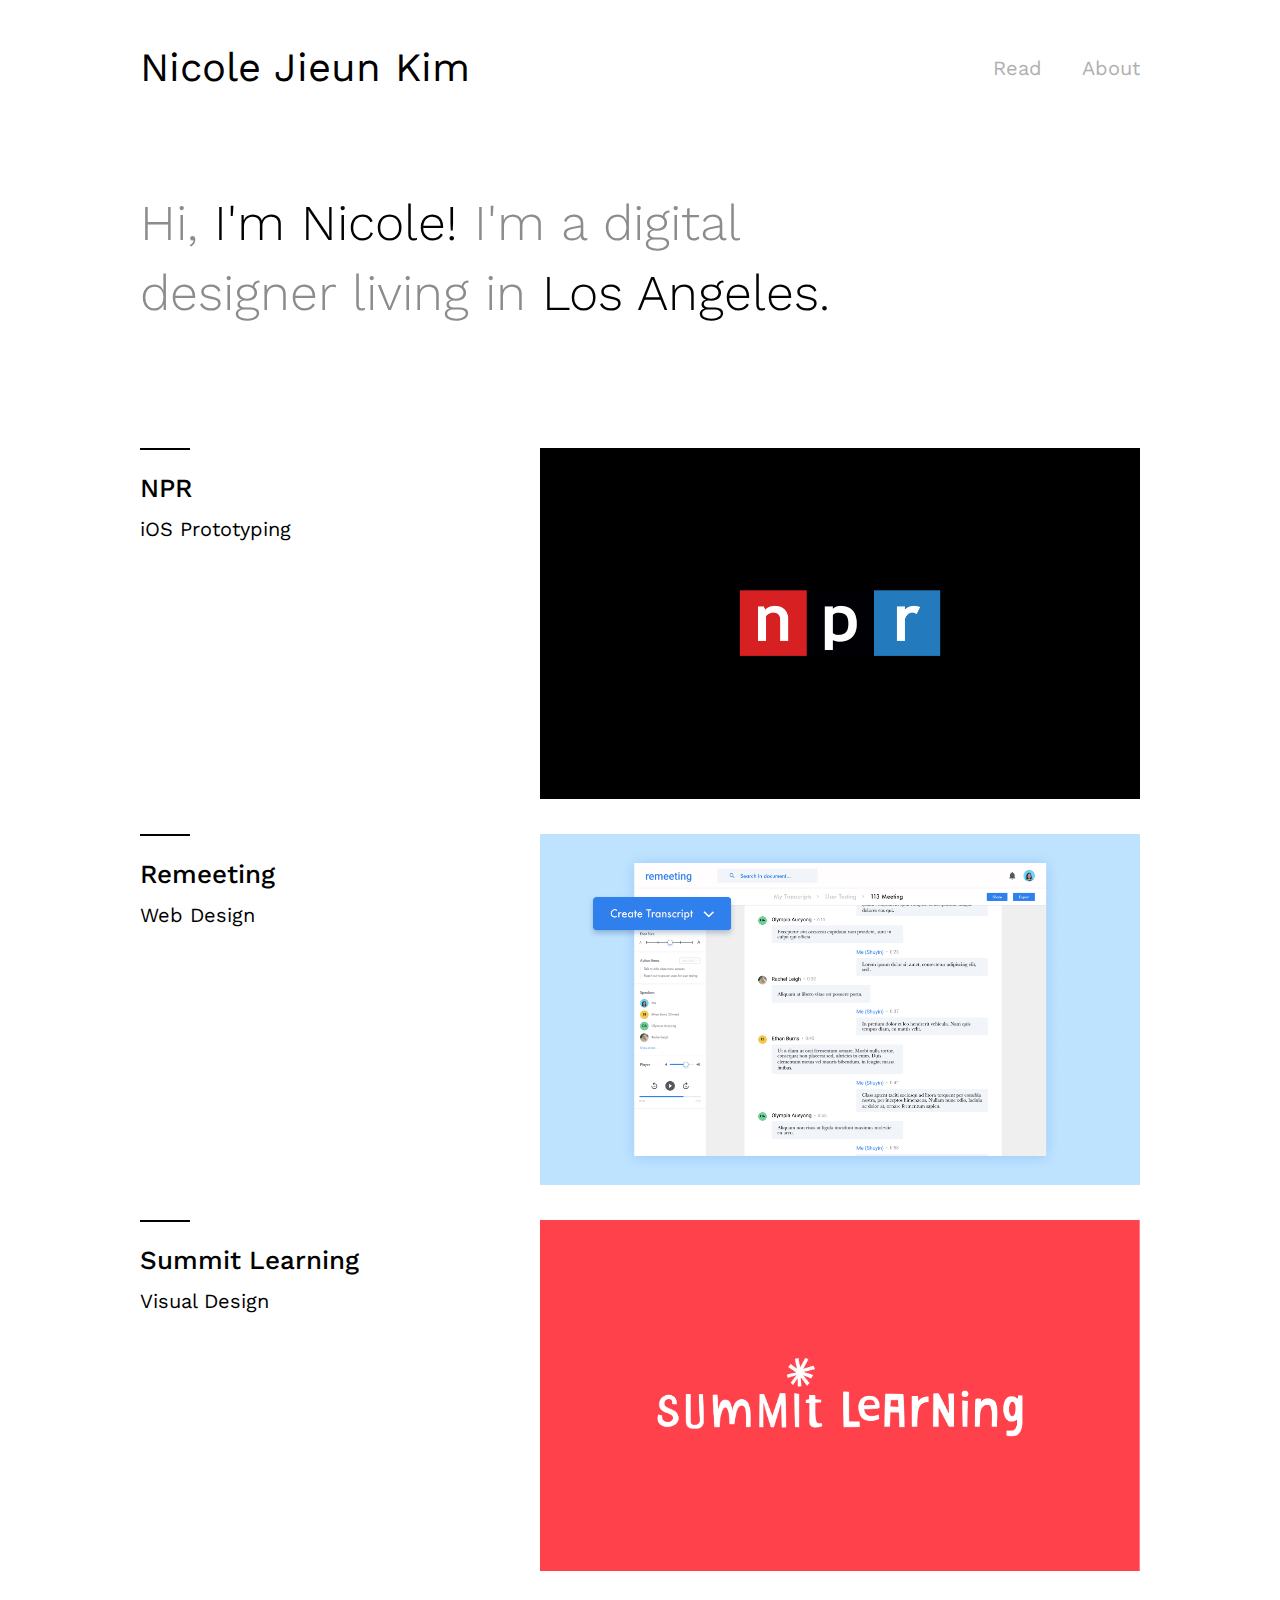
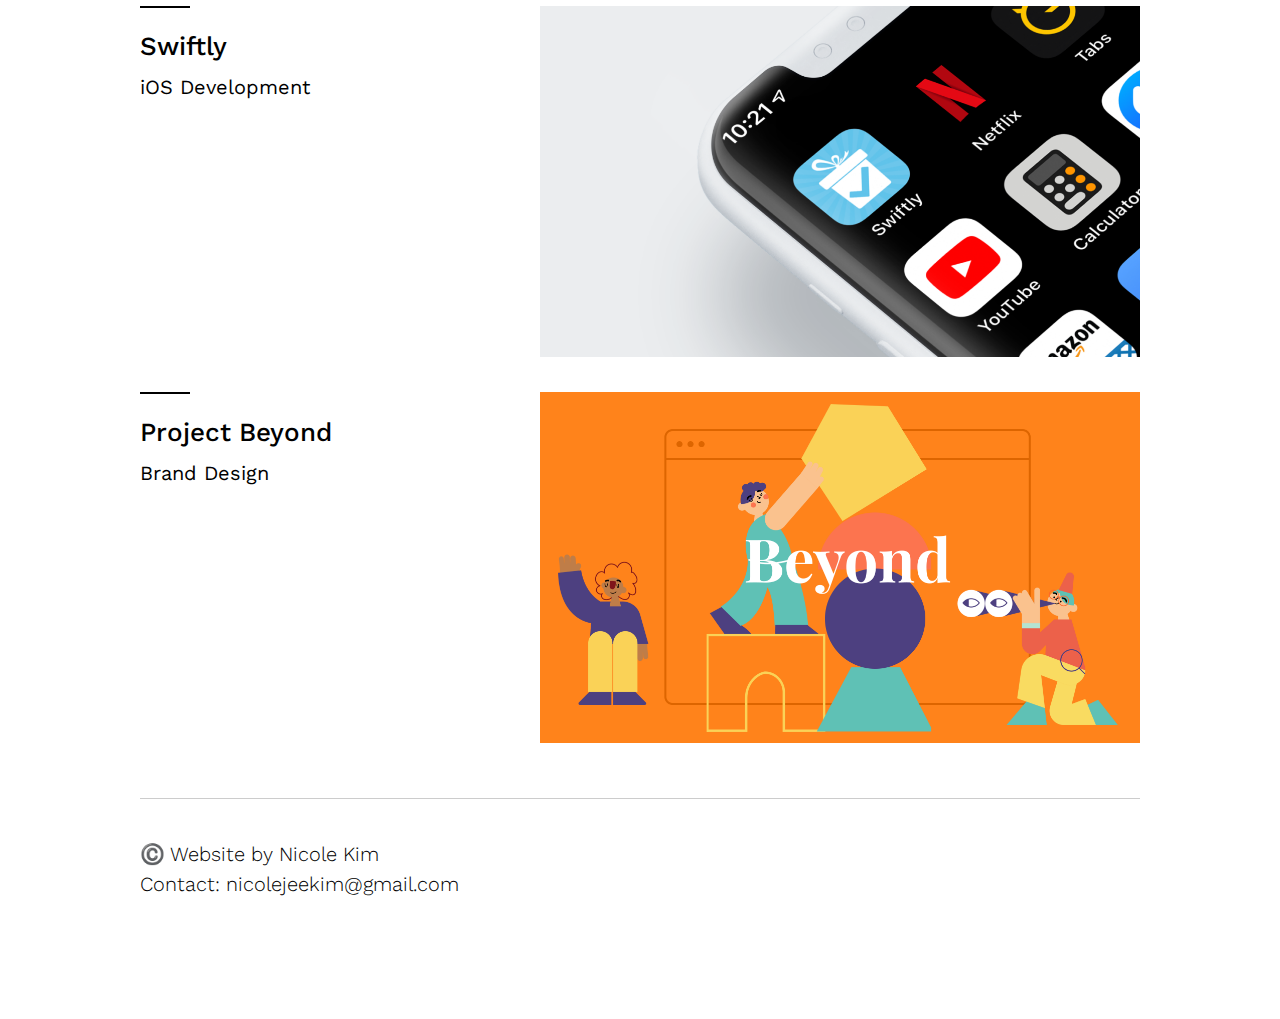
<file: index.html>
<!DOCTYPE html>
<html>
<head>
	<title>
		Nicole Kim
	</title>
	<link rel="stylesheet" type="text/css" href="style.css">
	<link rel="icon" href="img/fav.png">

	<!-- Font Links -->
	<link rel="preconnect" href="https://fonts.gstatic.com">
	<link href="https://fonts.googleapis.com/css2?family=Work+Sans:wght@300;400;500&display=swap" rel="stylesheet">
	<script src="https://ajax.googleapis.com/ajax/libs/jquery/3.5.1/jquery.min.js"></script>
</head>

<body>
<div id="column_container">
	<ul>
	  <li><a id="name_header" class="active" href="index.html">Nicole Jieun Kim</a></li>
  	  <li style="float:right; padding-left: 40px"><a href="about.html">About</a></li>
	  <li style="float:right"><a href="reading.html">Read</a></li>
	</ul>
</div>

<div id="large_bio">
	Hi, <span class="highlight_text">I'm Nicole!</span> I'm a digital designer living in <span class="highlight_text">Los Angeles.</span>
</div>

<div id="column_container2">
	<div class="column left_proj">
		<div class="short_separator"></div>
		<div class="sub_header">NPR</div>
		<div class="sub_portfolio">iOS Prototyping</div>
		<div class="year"></div>
	 </div>
	 <div class="column right_proj">
	 	<div>
	 		<a href="npr.html"> <img id="portfolio" src="img/npr/nprheader.png" alt="NPR Header"> </a>
	 	</div>
	 </div>
</div>
<br>

<div id="column_container2">
	<div class="column left_proj">
		<div class="short_separator"></div>
		<div class="sub_header">Remeeting</div>
		<div class="sub_portfolio">Web Design</div>
		<div class="year"></div>
	 </div>
	 <div class="column right_proj">
	 	<div>
	 		<a href="remeeting.html"><img id="portfolio" src="img/remeeting/remeetingheader.png" alt="Remeeting Header"></a>
	 	</div>
	 </div>
</div>
<br>

<div id="column_container2">
	<div class="column left_proj">
		<div class="short_separator"></div>
		<div class="sub_header">Summit Learning</div>
		<div class="sub_portfolio">Visual Design</div>
		<div class="year"></div>
	 </div>
	 <div class="column right_proj">
	 	<div>
	 		<a href="summit.html"> <img id="portfolio" src="img/summit/summitheader.png" alt="Summit Learning Header"> </a>
	 	</div>
	 </div>
</div>
<br>


<div id="column_container2">
	<div class="column left_proj">
		<div class="short_separator"></div>
		<div class="sub_header">Swiftly</div>
		<div class="sub_portfolio">iOS Development</div>
		<div class="year"></div>
	 </div>
	 <div class="column right_proj">
	 	<div>
	 		<a href="swiftly.html"><img id="portfolio" src="img/swiftly/swiftlyheader.png" alt="Swiftly Header"></a>
	 	</div>
	 </div>
</div>
<br>

<div id="column_container2">
	<div class="column left_proj">
		<div class="short_separator"></div>
		<div class="sub_header">Project Beyond</div>
		<div class="sub_portfolio">Brand Design</div>
		<div class="year"></div>
	 </div>
	 <div class="column right_proj">
	 	<div>
	 		<a href="beyond.html"> <img id="portfolio" class="project_header" src="img/beyond/beyondheader.png" alt="Beyond Header"> </a>
	 	</div>
	 </div>
</div>
<br>

<div id="column_container">
	<div class="line3"></div>
	<div id="footer">
		©️ Website by Nicole Kim<br>
		Contact: nicolejeekim@gmail.com
	</div>
</div>

</body>
</html>
</file>
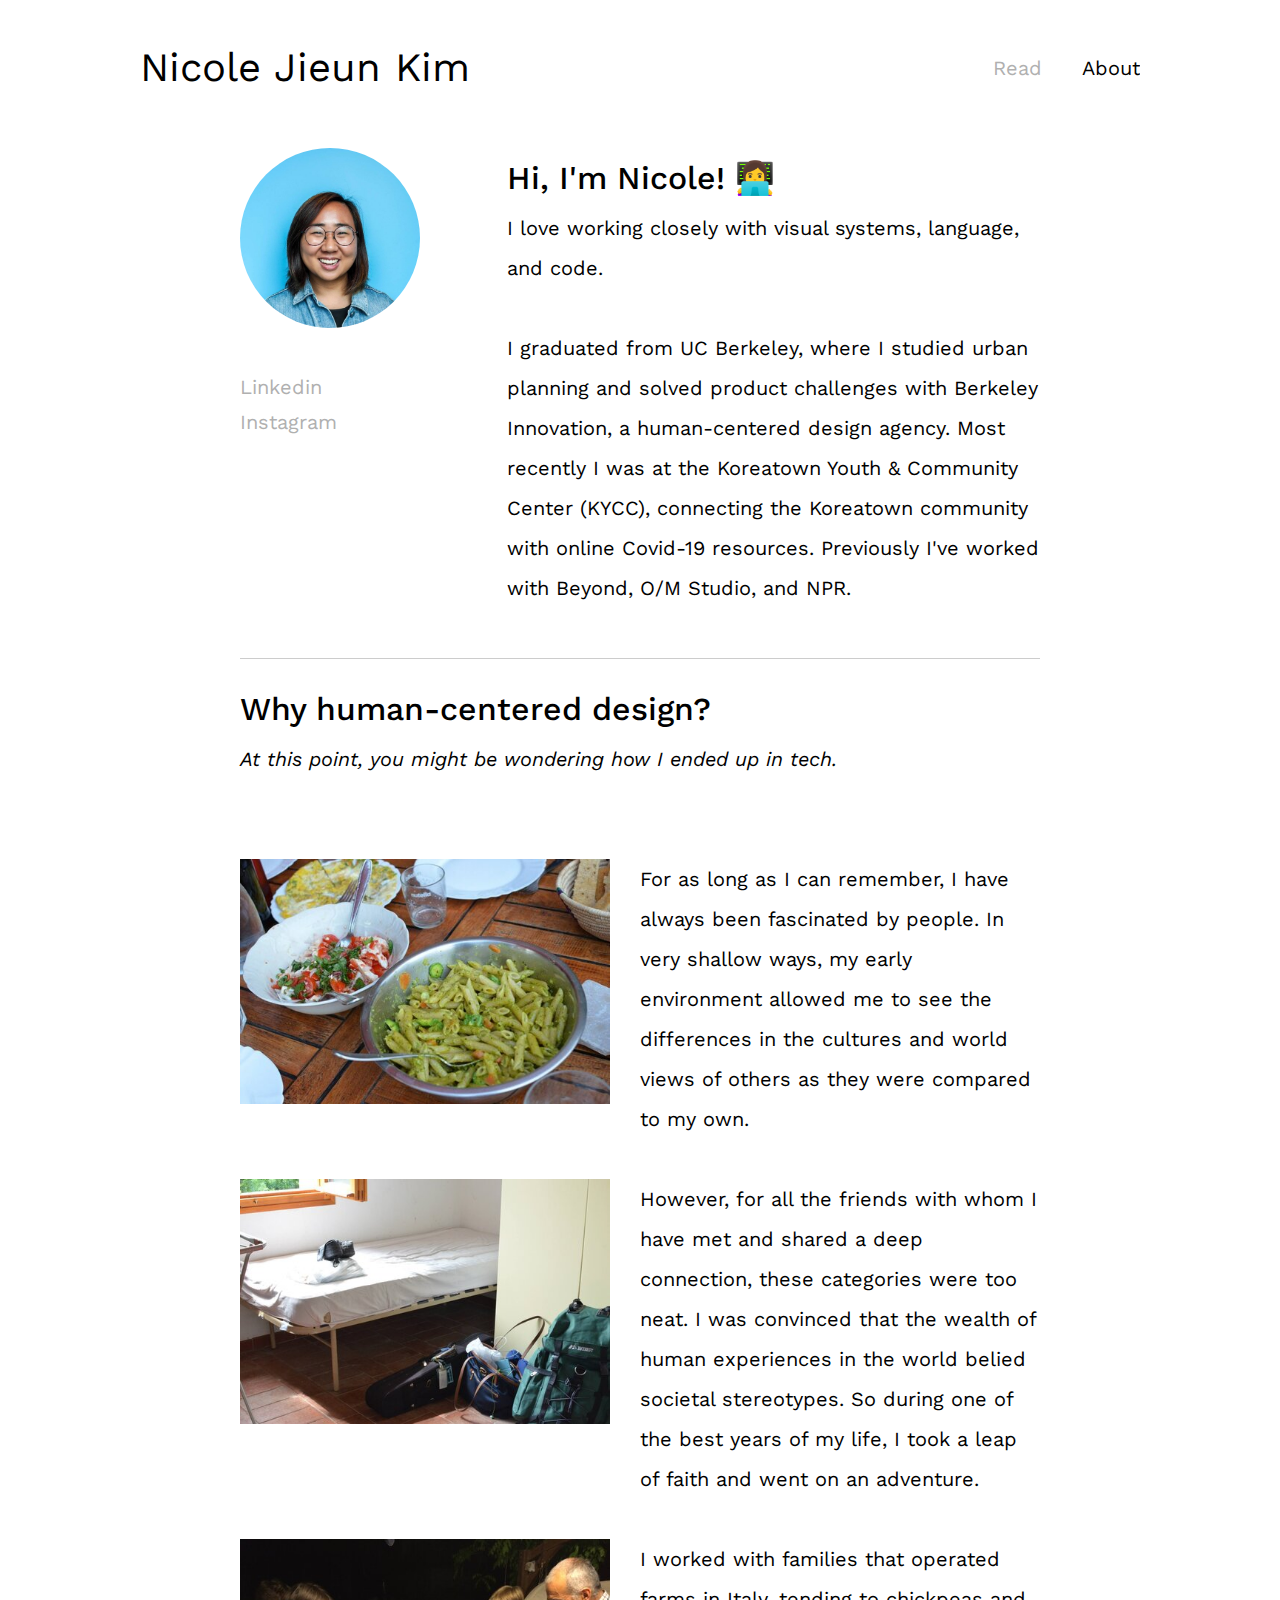
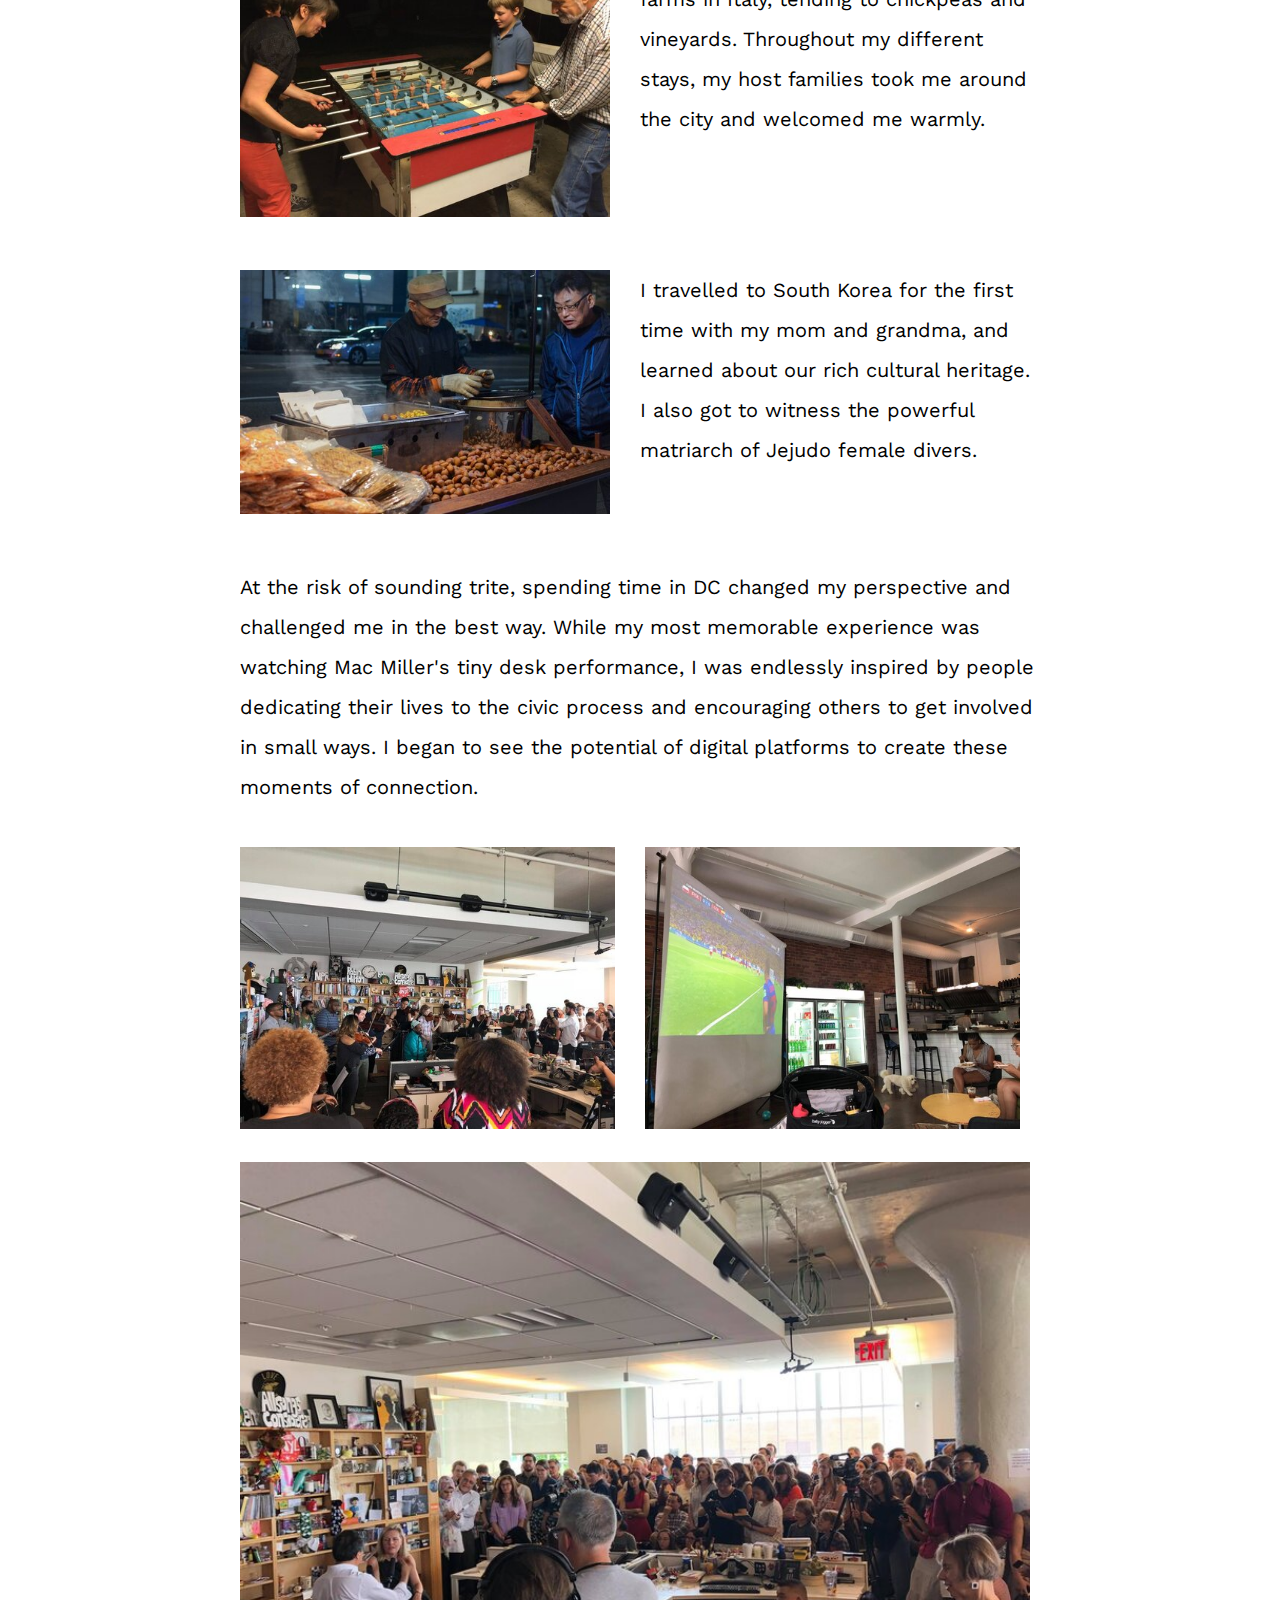
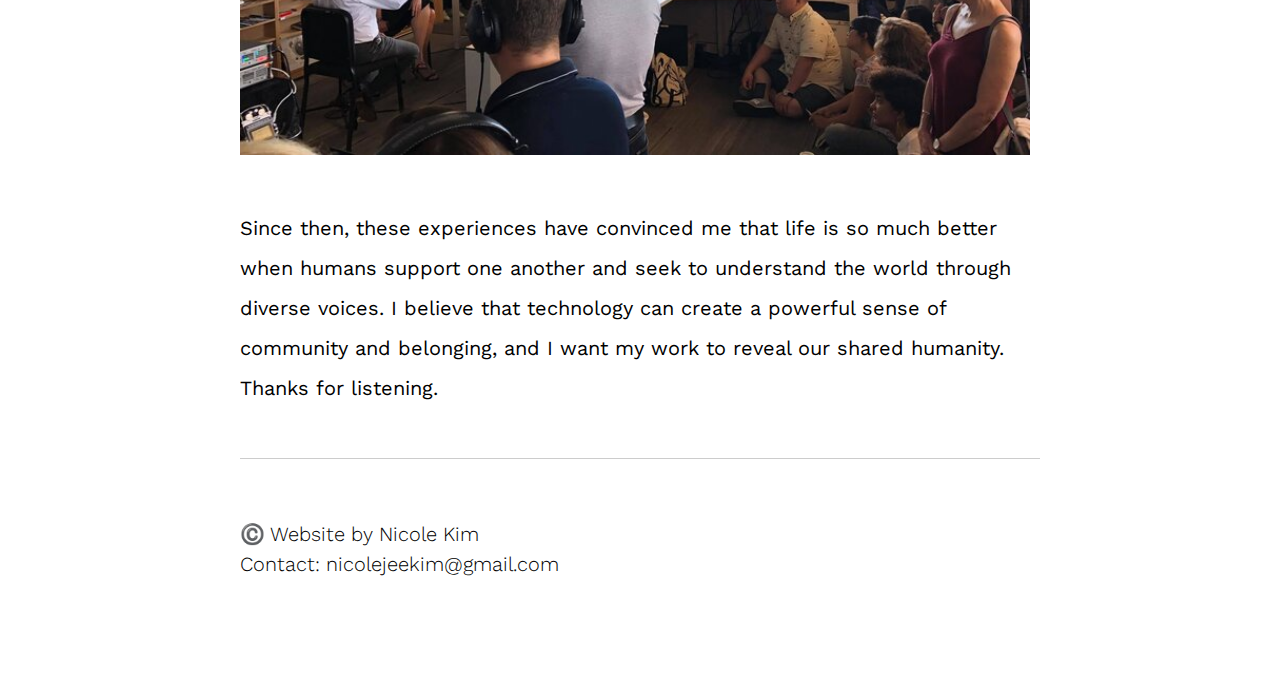
<file: about.html>
<!DOCTYPE html>
<html>
<head>
	<title>
		About
	</title>
	<link rel="stylesheet" type="text/css" href="style.css">
	<link rel="icon" href="img/fav.png">

	<!-- Font Links -->
	<link rel="preconnect" href="https://fonts.gstatic.com">
	<link href="https://fonts.googleapis.com/css2?family=Work+Sans:ital,wght@0,200;0,300;0,400;0,500;1,300;1,400&display=swap" rel="stylesheet">
	<script src="https://ajax.googleapis.com/ajax/libs/jquery/3.5.1/jquery.min.js"></script>
	<meta charset="UTF-8">
</head>

<body>

<div id="column_container">
	<ul>
	  <li><a id="name_header" href="index.html">Nicole Jieun Kim</a></li>
  	  <li style="float:right; padding-left: 40px"><a class="active" href="about.html">About</a></li>
	  <li style="float:right"><a href="reading.html">Read</a></li>
	</ul>
</div>

<div id="aboutColumn_container">
	<div class="aboutColumn left">
		<div>
			<img id="profile_pic" src="img/self.jpg" alt="Nicole Kim">
		</div>
		<div class = "navigation_wrapper"> 
			<div>
				<div class = "navigation"><a href="https://www.linkedin.com/in/nicolejeekim/">Linkedin</a></div>
				<div class = "navigation"><a href="https://www.instagram.com/nicolejeekim/">Instagram</a></div>
			</div>
		</div>
	</div>
	<div class="aboutColumn right">
		<div id="about_header">Hi, I'm Nicole! 👩‍💻</div>
		<div id="about_description">
			I love working closely with visual systems, language, and code.
		<br><br>
			I graduated from UC Berkeley, where I studied urban planning and solved product challenges with Berkeley Innovation, a human-centered design agency. Most recently I was at the Koreatown Youth & Community Center (KYCC), connecting the Koreatown community with online Covid-19 resources. Previously I've worked with Beyond, O/M Studio, and NPR.
		</div>
	</div>
</div>

<div id="aboutColumn_container2">
	<div class="line2"></div>
	<div id="about_header">Why human-centered design?</div>
	<div id="about_description" class="italic">At this point, you might be wondering how I ended up in tech.</div>
</div>

<div class="aboutColumn_container" style="margin-bottom: 40px">
</div>

<div id="aboutColumn_container2">
	<div class="aboutColumn"> <img class="small_img" src="img/about/italy1.jpg"></div>
	<div class="small_text aboutColumn" id="about_description">For as long as I can remember, I have always been fascinated by people. In very shallow ways, my early environment allowed me to see the differences in the cultures and world views of others as they were compared to my own.</div>
</div>

<div id="aboutColumn_container2">
	<div class="aboutColumn"> <img class="small_img" src="img/about/italy2.jpg"></div>
	<div class="small_text aboutColumn" id="about_description">However, for all the friends with whom I have met and shared a deep connection, these categories were too neat. I was convinced that the wealth of human experiences in the world belied societal stereotypes. So during one of the best years of my life, I took a leap of faith and went on an adventure.</div>
</div>

<div id="aboutColumn_container2">
	<div class="aboutColumn"> <img class="small_img" src="img/about/italy3.jpg"></div>
	<div class="small_text aboutColumn" id="about_description">I worked with families that operated farms in Italy, tending to chickpeas and vineyards. Throughout my different stays, my host families took me around the city and welcomed me warmly.</div>
</div>

<div id="aboutColumn_container2">
	<div class="aboutColumn"> <img class="small_img" src="img/about/korea.jpg"></div>
	<div class="small_text aboutColumn" id="about_description">I travelled to South Korea for the first time with my mom and grandma, and learned about our rich cultural heritage. I also got to witness the powerful matriarch of Jejudo female divers.</div>
</div>

<div id="aboutColumn_container2">
	<div id="about_description">At the risk of sounding trite, spending time in DC changed my perspective and challenged me in the best way. While my most memorable experience was watching Mac Miller's tiny desk performance, I was endlessly inspired by people dedicating their lives to the civic process and encouraging others to get involved in small ways. I began to see the potential of digital platforms to create these moments of connection.
</div>

<div id="aboutColumn_container2">
	<div class="aboutColumn" style="margin-right: 30px;"> <img class="small_img2" src="img/about/dc1.jpg"> </div>
	<div class="aboutColumn"> <img class="small_img2" src="img/about/dc2.jpg"> </div>
	<div class="aboutColumn"> <img class="large_img" src="img/about/dc3.jpg"> </div>
</div>

<div id="aboutColumn_container2">
	<div id="about_description">Since then, these experiences have convinced me that life is so much better when humans support one another and seek to understand the world through diverse voices. I believe that technology can create a powerful sense of community and belonging, and I want my work to reveal our shared humanity. Thanks for listening.
</div>

<div id="aboutColumn_container2">
	<div class="line2"></div>
		<div id="footer">
		©️ Website by Nicole Kim<br>
		Contact: nicolejeekim@gmail.com
	</div>
</div>

<div class="aboutColumn_container">
</div>

</body>
</html>
</file>
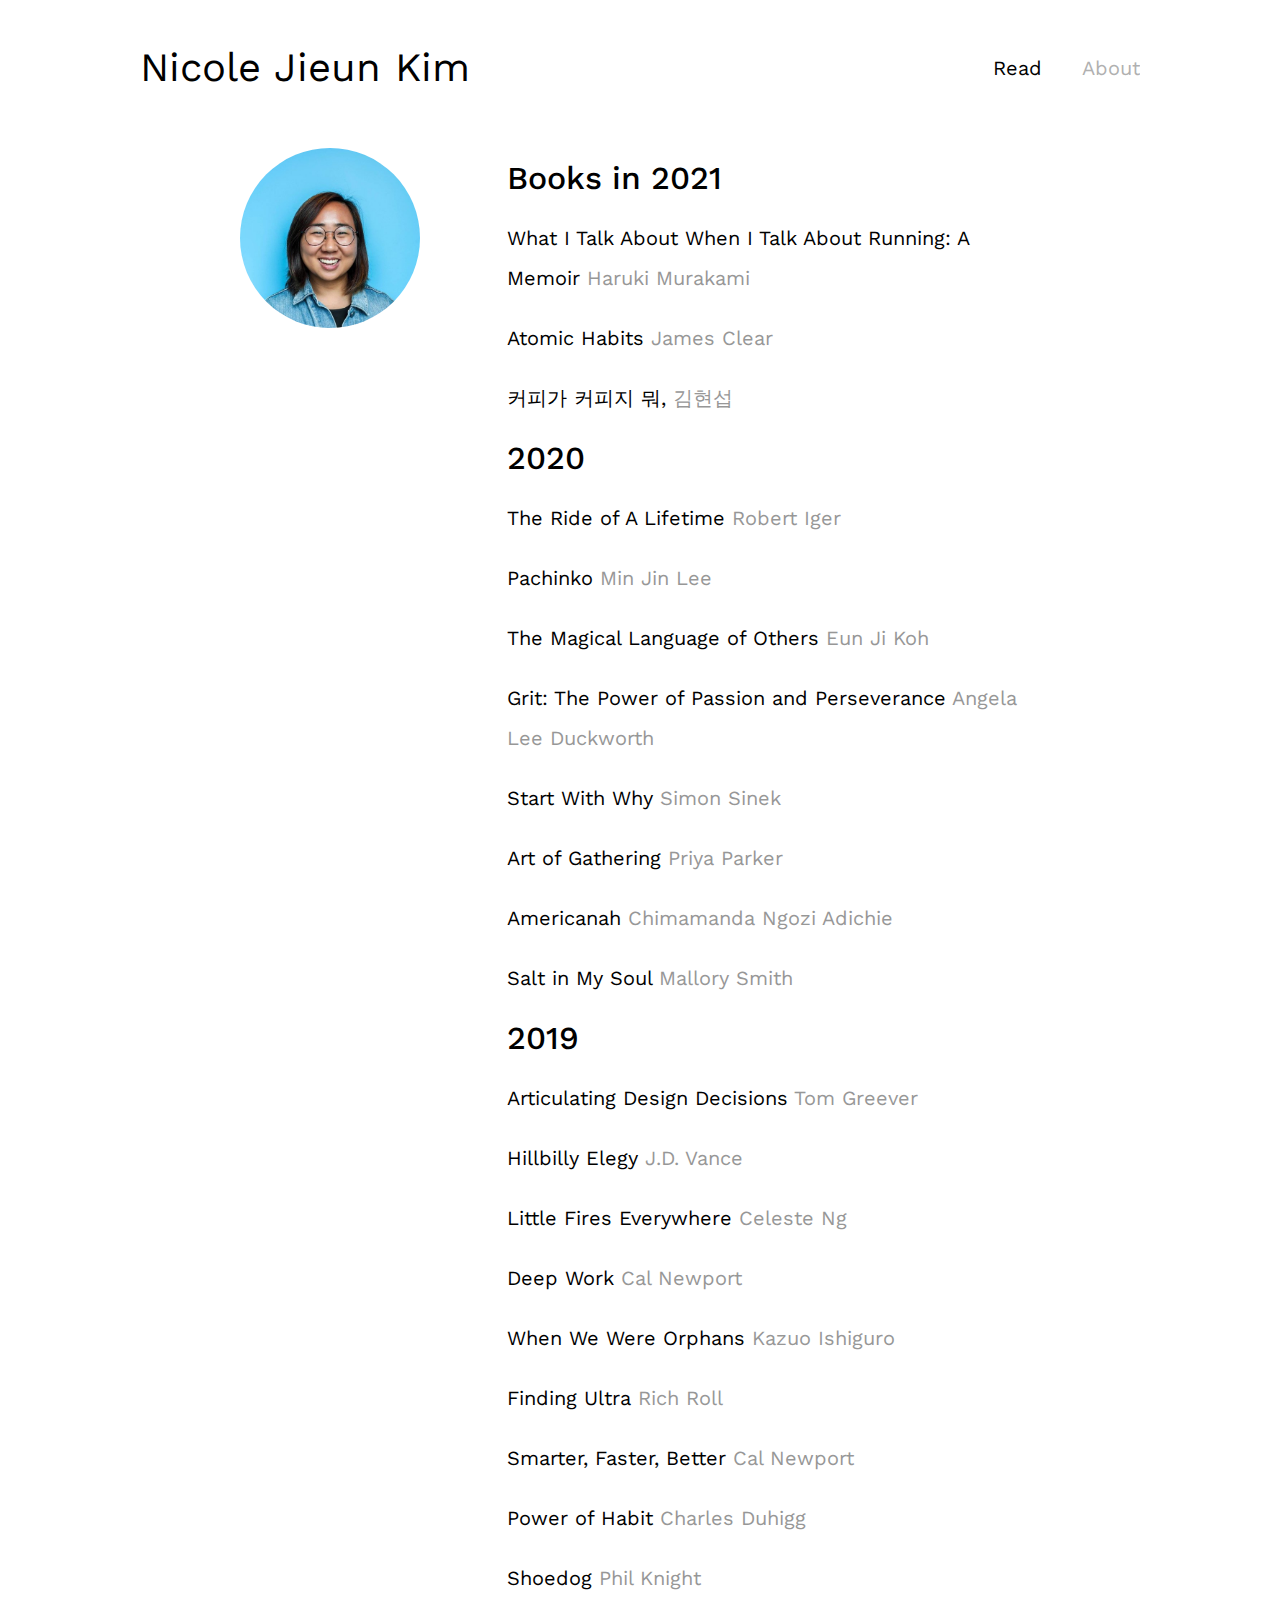
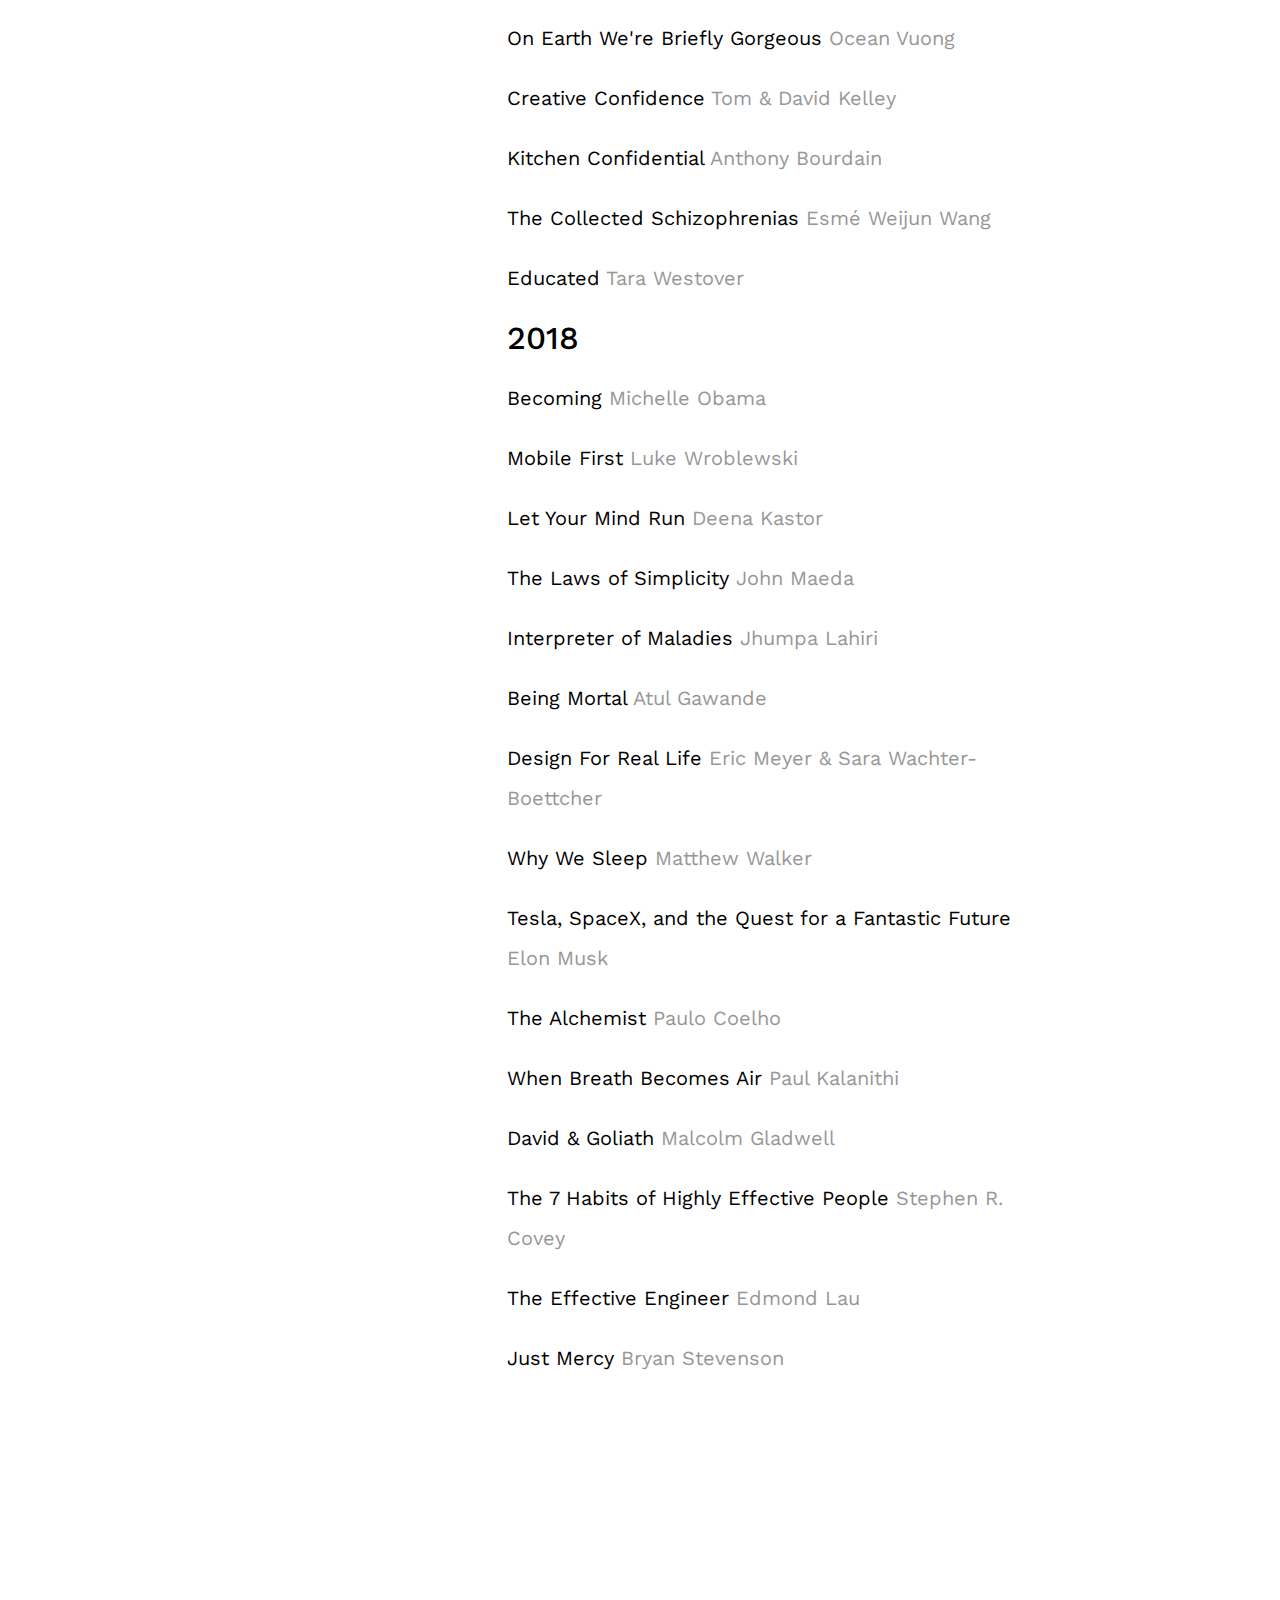
<file: reading.html>
<!DOCTYPE html>
<html>
<head>
	<title>
		Reading Log
	</title>
	<link rel="stylesheet" type="text/css" href="style.css">
	<link rel="icon" href="img/fav.png">

	<!-- Font Links -->
	<link rel="preconnect" href="https://fonts.gstatic.com">
	<link href="https://fonts.googleapis.com/css2?family=Work+Sans:wght@300;400;500&display=swap" rel="stylesheet">
	<script src="https://ajax.googleapis.com/ajax/libs/jquery/3.5.1/jquery.min.js"></script>
</head>

<body>

<div id="column_container">
	<ul>
	  <li><a id="name_header" href="index.html">Nicole Jieun Kim</a></li>
  	  <li style="float:right; padding-left: 40px"><a href="about.html">About</a></li>
	  <li style="float:right"><a class="active" href="reading.html">Read</a></li>
	</ul>
</div>

<div id="aboutColumn_container">
	<div class="column left">
		<div>
			<img id="profile_pic" src="img/self.jpg" alt="Nicole Kim">
		</div>
	</div>
	<div class="column right">
		<!-- <div class="line"></div> -->
		<div class="book header">Books in 2021</div>
		<div class="book">
			<span>What I Talk About When I Talk About Running: A Memoir</span>
			<span class="author">  Haruki Murakami</span>
		</div>
		<div class="book">
			<span>Atomic Habits</span>
			<span class="author">  James Clear</span>
		</div>
		<div class="book">
			<span>커피가 커피지 뭐,</span>
			<span class="author"> 김현섭</span>
		</div>
		<div class="book header">2020</div>
		<div class="book">
			<span>The Ride of A Lifetime</span>
			<span class="author">  Robert Iger</span>
		</div>
		<div class="book">
			<span>Pachinko</span>
			<span class="author">  Min Jin Lee</span>
		</div>
		<div class="book">
			<span>The Magical Language of Others</span>
			<span class="author">  Eun Ji Koh</span>
		</div>
		<div class="book">
			<span>Grit: The Power of Passion and Perseverance</span>
			<span class="author">  Angela Lee Duckworth</span>
		</div>
		<div class="book">
			<span>Start With Why</span>
			<span class="author">  Simon Sinek</span>
		</div>
		<div class="book">
			<span>Art of Gathering</span>
			<span class="author">  Priya Parker</span>
		</div>
		<div class="book">
			<span>Americanah</span>
			<span class="author">  Chimamanda Ngozi Adichie</span>
		</div>
		<div class="book">
			<span>Salt in My Soul</span>
			<span class="author">  Mallory Smith</span>
		</div>
		<div class="book header">2019</div>
		<div class="book">
			<span>Articulating Design Decisions</span>
			<span class="author">  Tom Greever</span>
		</div>
		<div class="book">
			<span>Hillbilly Elegy</span>
			<span class="author">  J.D. Vance</span>
		</div>
		<div class="book">
			<span>Little Fires Everywhere</span>
			<span class="author">  Celeste Ng</span>
		</div>
		<div class="book">
			<span>Deep Work</span>
			<span class="author">  Cal Newport</span>
		</div>
		<div class="book">
			<span>When We Were Orphans</span>
			<span class="author">  Kazuo Ishiguro</span>
		</div>
		<div class="book">
			<span>Finding Ultra</span>
			<span class="author">  Rich Roll</span>
		</div>
		<div class="book">
			<span>Smarter, Faster, Better</span>
			<span class="author">  Cal Newport</span>
		</div>
		<div class="book">
			<span>Power of Habit</span>
			<span class="author">  Charles Duhigg</span>
		</div>
		<div class="book">
			<span>Shoedog</span>
			<span class="author">  Phil Knight</span>
		</div>
		<div class="book">
			<span>On Earth We're Briefly Gorgeous</span>
			<span class="author">  Ocean Vuong</span>
		</div>
		<div class="book">
			<span>Creative Confidence</span>
			<span class="author">  Tom & David Kelley</span>
		</div>
		<div class="book">
			<span>Kitchen Confidential</span>
			<span class="author">  Anthony Bourdain</span>
		</div>
		<div class="book">
			<span>The Collected Schizophrenias</span>
			<span class="author">  Esmé Weijun Wang</span>
		</div>
		<div class="book">
			<span>Educated</span>
			<span class="author">  Tara Westover</span>
		</div>

		<div class="book header">2018</div>
		<div class="book">
			<span>Becoming</span>
			<span class="author">  Michelle Obama</span>
		</div>
		<div class="book">
			<span>Mobile First</span>
			<span class="author">  Luke Wroblewski</span>
		</div>
		<div class="book">
			<span>Let Your Mind Run</span>
			<span class="author">  Deena Kastor</span>
		</div>
		<div class="book">
			<span>The Laws of Simplicity</span>
			<span class="author">  John Maeda</span>
		</div>
		<div class="book">
			<span>Interpreter of Maladies</span>
			<span class="author">  Jhumpa Lahiri</span>
		</div>
		<div class="book">
			<span>Being Mortal</span>
			<span class="author">  Atul Gawande</span>
		</div>
		<div class="book">
			<span>Design For Real Life</span>
			<span class="author">  Eric Meyer & Sara Wachter-Boettcher</span>
		</div>
		<div class="book">
			<span>Why We Sleep</span>
			<span class="author">  Matthew Walker</span>
		</div>
		<div class="book">
			<span>Tesla, SpaceX, and the Quest for a Fantastic Future</span>
			<span class="author">  Elon Musk</span>
		</div>
		<div class="book">
			<span>The Alchemist</span>
			<span class="author">  Paulo Coelho</span>
		</div>
		<div class="book">
			<span>When Breath Becomes Air</span>
			<span class="author">  Paul Kalanithi</span>
		</div>
		<div class="book">
			<span>David & Goliath</span>
			<span class="author">  Malcolm Gladwell</span>
		</div>
		<div class="book">
			<span>The 7 Habits of Highly Effective People</span>
			<span class="author">  Stephen R. Covey</span>
		</div>
		<div class="book">
			<span>The Effective Engineer</span>
			<span class="author">  Edmond Lau</span>
		</div>
		<div class="book">
			<span>Just Mercy</span>
			<span class="author">  Bryan Stevenson</span>
		</div>

	</div>
</div>

</body>
</html>
</file>
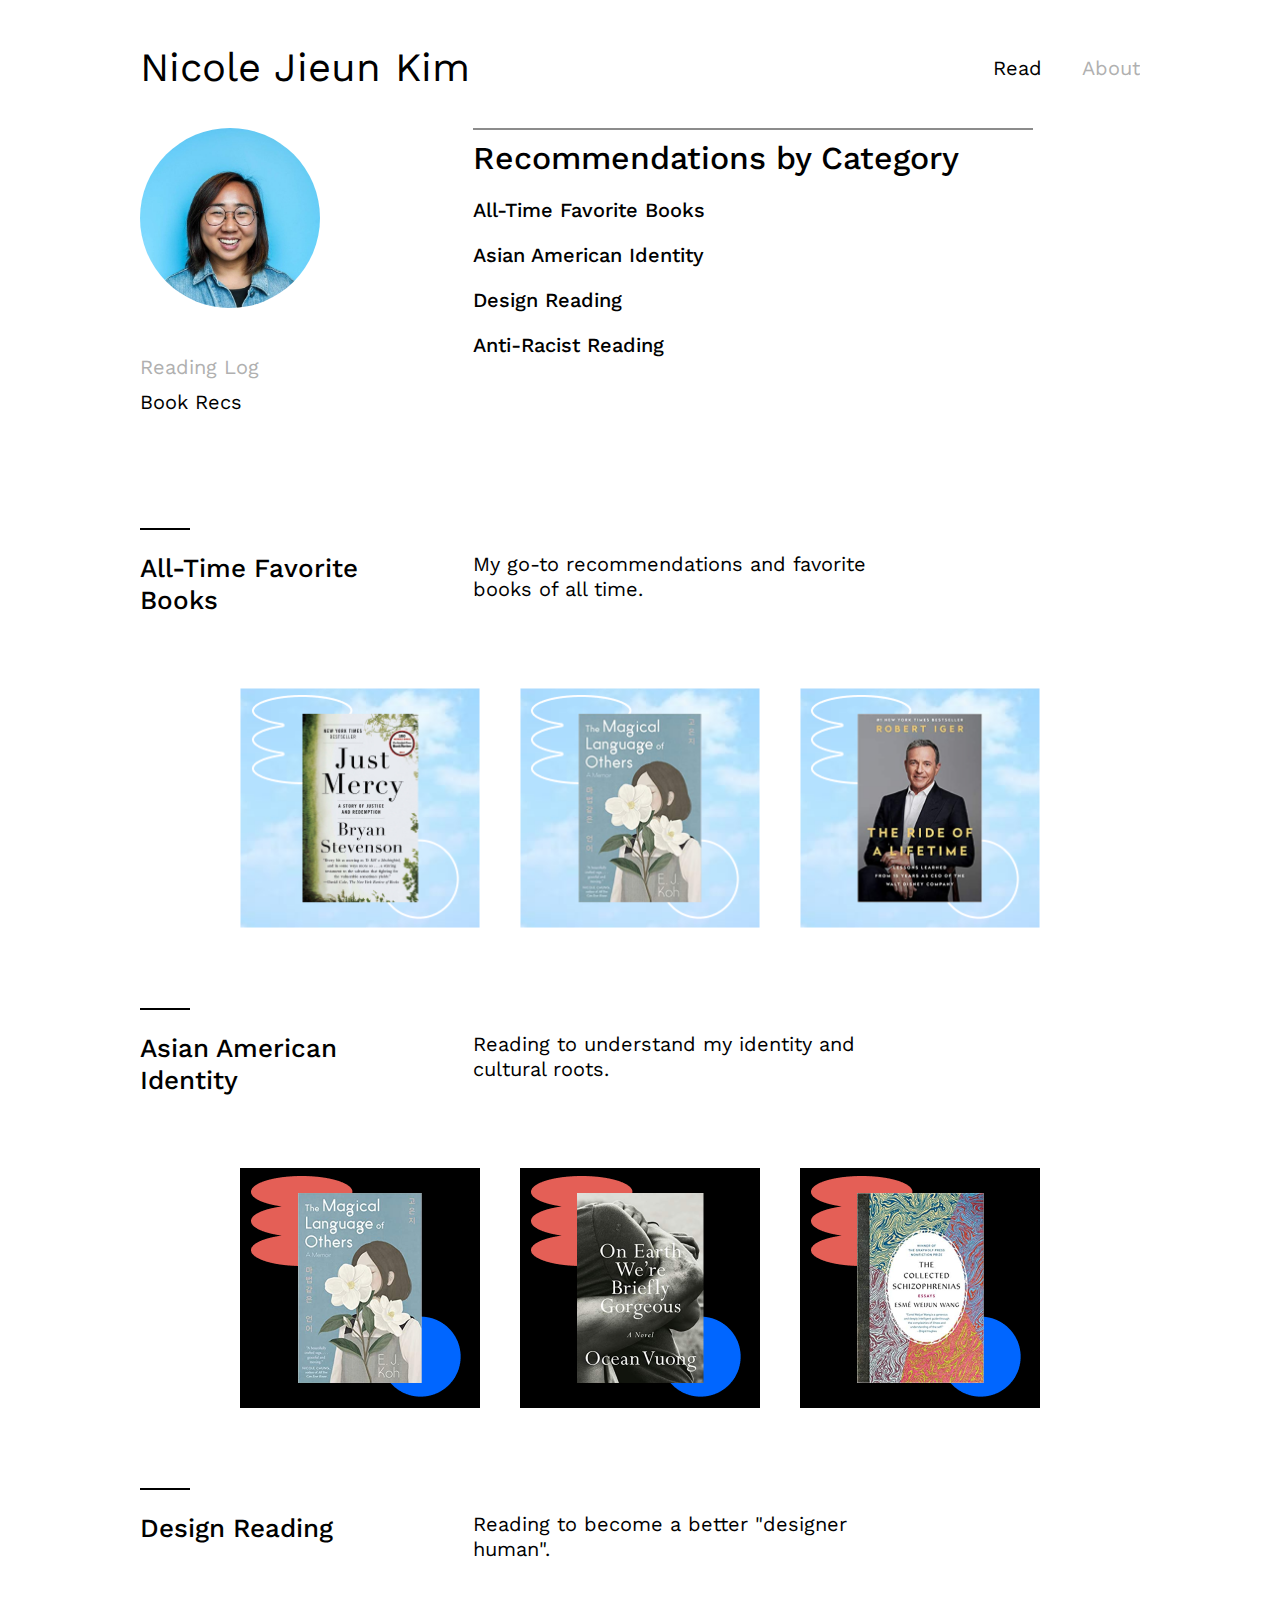
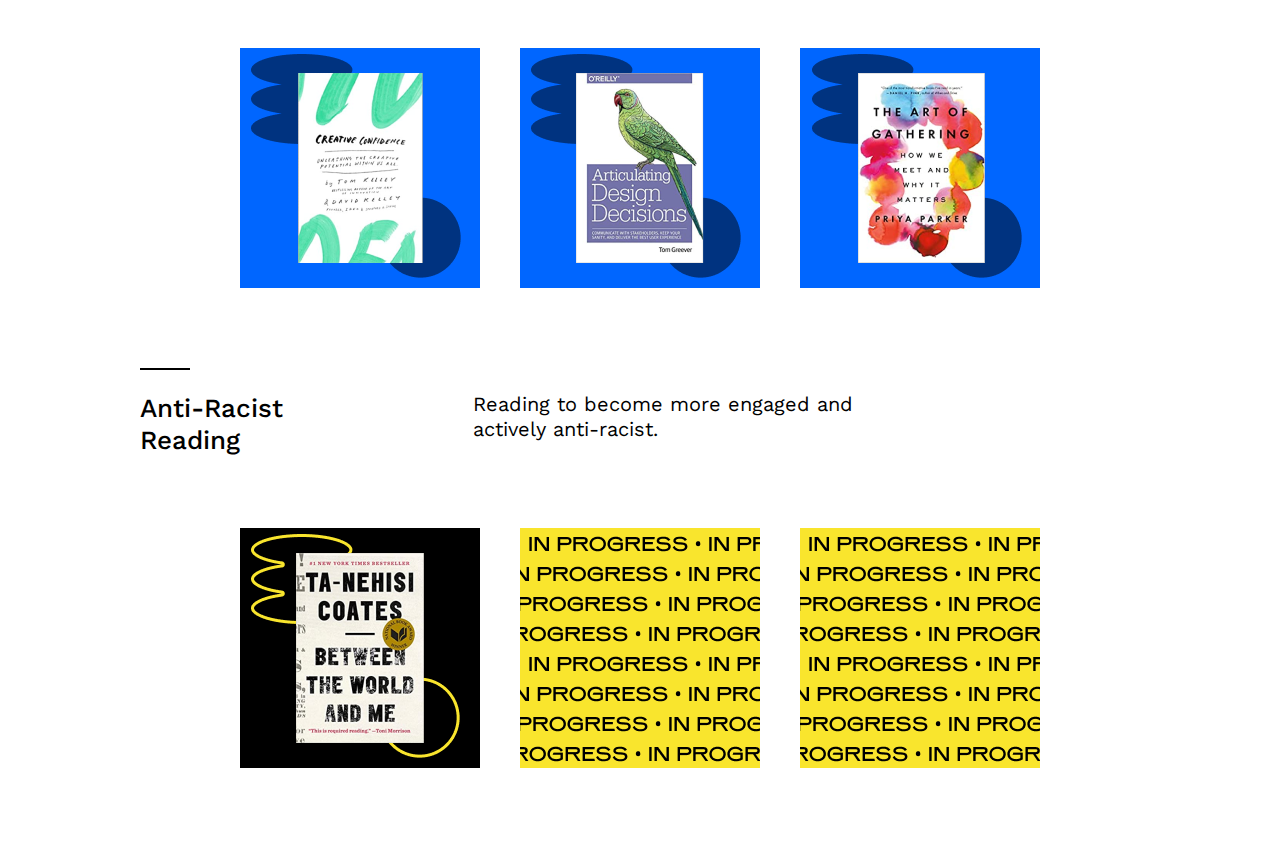
<file: recs.html>
<!DOCTYPE html>
<html>
<head>
	<title>Book Recs</title>

	<link rel="stylesheet" type="text/css" href="style.css">
	<link rel="icon" href="img/Favicon.png">

	<!-- Font Links -->
	<link rel="preconnect" href="https://fonts.gstatic.com">
	<link href="https://fonts.googleapis.com/css2?family=Work+Sans:wght@300;400;500&display=swap" rel="stylesheet">
	<script src="https://ajax.googleapis.com/ajax/libs/jquery/3.5.1/jquery.min.js"></script>
</head>
<body>

<div id="column_container">
	<ul>
	  <li><a id="name_header" class="active" href="index.html">Nicole Jieun Kim</a></li>
  	  <li style="float:right; padding-left: 40px"><a href="about.html">About</a></li>
	  <li style="float:right"><a class="active" href="reading.html">Read</a></li>
	</ul>
</div>

<div id="column_container">
	<div class="column left">
		<div>
			<img id="profile_pic" src="img/self.jpg" alt="Nicole Kim">
		</div>
		<div class = "navigation_wrapper"> 
			<div>
				<div class = "navigation"><a href="reading.html">Reading Log</a></div>
				<div id="current" class = "navigation"><a class="active" href="recs.html">Book Recs</a></div>
			</div>
		</div>
	</div>
	<div class="column3 right">
		<div class="line"></div>
		<div class="book header">Recommendations by Category</div>
		<div class="category">
			<span>All-Time Favorite Books</span>
		</div>
		<div class="category">
			<span>Asian American Identity</span>
		</div>
		<div class="category">
			<span>Design Reading</span>
		</div>
		<div class="category">
			<span>Anti-Racist Reading</span>
		</div>
	</div>
</div>

<div id="column_container2">
	<div class="column left_rec">
		<div class="short_separator"></div>
		<div class="sub_header">All-Time Favorite Books</div>
	 </div>
	 <div class="column right_rec">
		<div class="description">My go-to recommendations and favorite books of all time.</div>
	 </div>

	 <div class="book_row">
		  <div class="book_column bookspace">
			<img id="book_background" src="img/justmercy.png" alt="Book One">
		  </div>
		  <div class="book_column bookspace">
			<img id="book_background" src="img/magical.png" alt="Book Two">
		  </div>
		  <div class="book_column">
			<img id="book_background" src="img/lifetime.png" alt="Book Three">
		  </div>
	</div>

</div>

<div id="column_container2">
	<div class="column left_rec">
		<div class="short_separator"></div>
		<div class="sub_header">Asian American Identity</div>
	 </div>
	 <div class="column right_rec">
		<div class="description">Reading to understand my identity and cultural roots.</div>
	 </div>

	 <div class="book_row">
		  <div class="book_column bookspace">
			<img id="book_background" src="img/magical2.png" alt="Book One">
		  </div>
		  <div class="book_column bookspace">
			<img id="book_background" src="img/gorgeous.png" alt="Book Two">
		  </div>
		  <div class="book_column">
			<img id="book_background" src="img/collected.png" alt="Book Three">
		  </div>
	</div>

</div>

<div id="column_container2">
	<div class="column left_rec">
		<div class="short_separator"></div>
		<div class="sub_header">Design Reading</div>
	 </div>
	 <div class="column right_rec">
		<div class="description">Reading to become a better "designer human".</div>
	 </div>

	 <div class="book_row">
		  <div class="book_column bookspace">
			<img id="book_background" src="img/confidence.png" alt="Book One">
		  </div>
		  <div class="book_column bookspace">
			<img id="book_background" src="img/decisions.png" alt="Book Two">
		  </div>
		  <div class="book_column">
			<img id="book_background" src="img/gathering.png" alt="Book Three">
		  </div>
	</div>

</div>

<div id="column_container2">
	<div class="column left_rec">
		<div class="short_separator"></div>
		<div class="sub_header">Anti-Racist Reading</div>
	 </div>
	 <div class="column right_rec">
		<div class="description">Reading to become more engaged and actively anti-racist.</div>
	 </div>

	 <div class="book_row">
		  <div class="book_column bookspace">
			<img id="book_background" src="img/between.png" alt="Book One">
		  </div>
		  <div class="book_column bookspace">
			<img id="book_background" src="img/empty.png" alt="Book Two">
		  </div>
		  <div class="book_column">
			<img id="book_background" src="img/empty.png" alt="Book Three">
		  </div>
	</div>

</div>

</body>
</html>
</file>
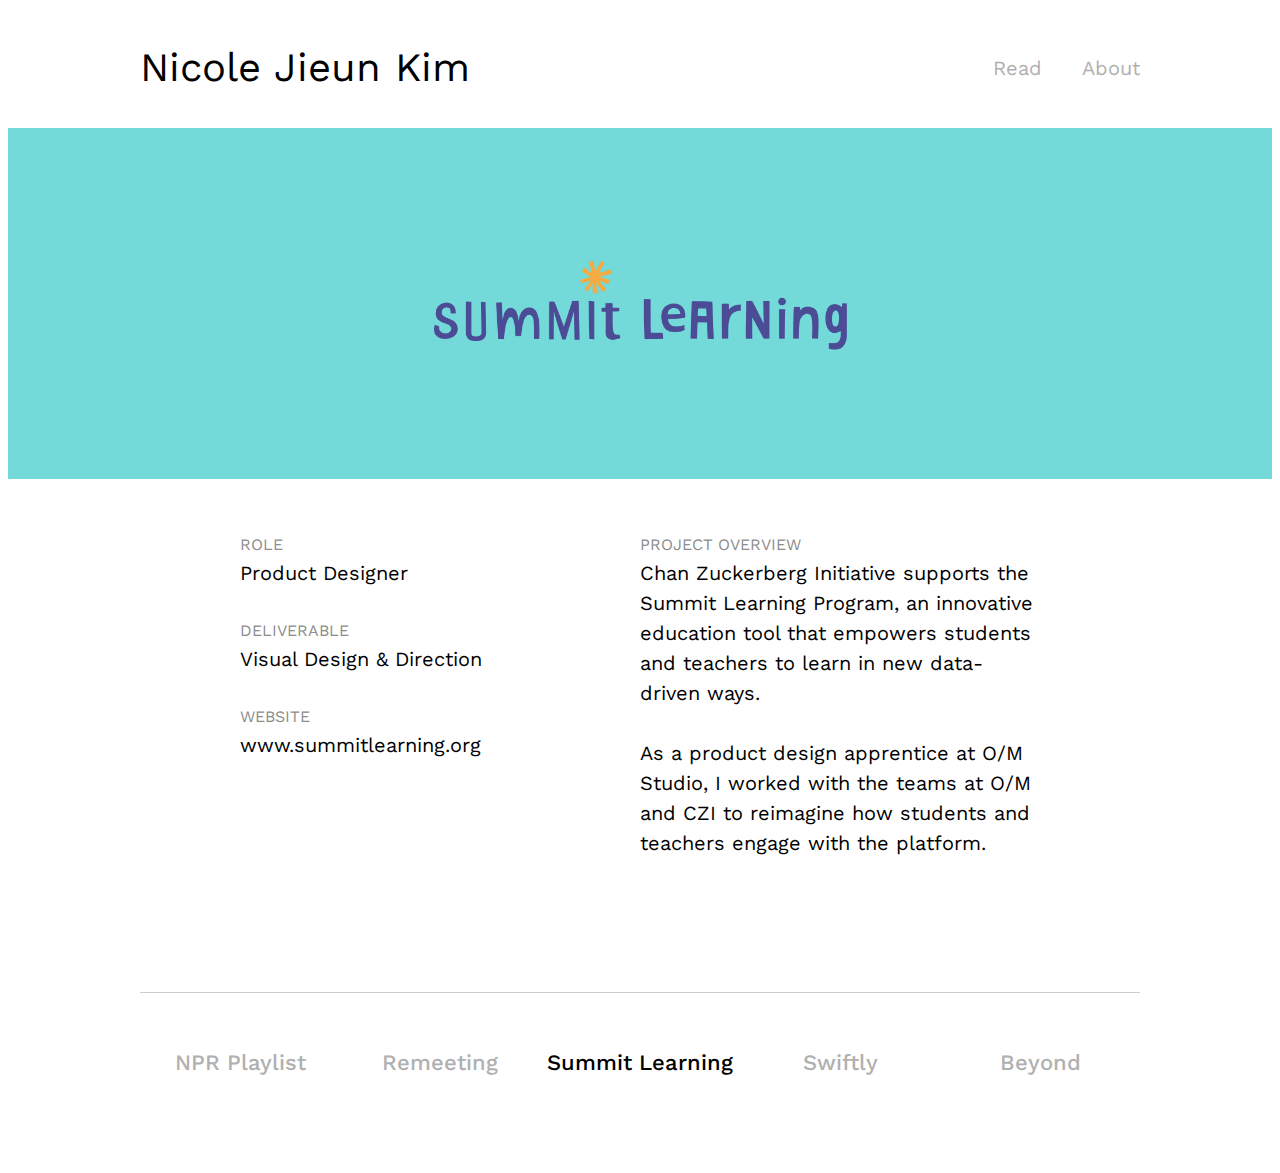
<file: summit.html>
<!DOCTYPE html>
<html>
<head>
	<title>
		Summit Learning
	</title>
	<link rel="stylesheet" type="text/css" href="style.css">
	<link rel="icon" href="img/fav.png">

	<!-- Font Links -->
	<link rel="preconnect" href="https://fonts.gstatic.com">
	<link href="https://fonts.googleapis.com/css2?family=Work+Sans:wght@300;400;500&display=swap" rel="stylesheet">
	<script src="https://ajax.googleapis.com/ajax/libs/jquery/3.5.1/jquery.min.js"></script>
</head>

<body>

<div id="column_container">
	<ul>
	  <li><a id="name_header" href="index.html">Nicole Jieun Kim</a></li>
  	  <li style="float:right; padding-left: 40px"><a href="about.html">About</a></li>
	  <li style="float:right"><a href="reading.html">Read</a></li>
	</ul>
</div>

<div class="header_box">
	<img class="project_wide_header" src="img/summit/summitwideheader.png" alt="Summit Wide Header">
</div>

<div id="column_container3" style="height: 300px">
	<div class="column left_proj2">
		<div class="header4">ROLE</div>
		<div class="bodytext">Product Designer</div>
		<div class="header4">DELIVERABLE</div>
		<div class="bodytext">Visual Design & Direction</div>
		<div class="header4">WEBSITE</div>
		<div class="bodytext"><a class="active" href="https://www.summitlearning.org">www.summitlearning.org</a></div>
	 </div>

	 <div class="column right_proj2">
		<div class="header4">PROJECT OVERVIEW</div>
		<div class="bodytext">Chan Zuckerberg Initiative supports the Summit Learning Program, an innovative education tool that empowers students and teachers to learn in new data-driven ways.
		<br><br>
		As a product design apprentice at O/M Studio, I worked with the teams at O/M and CZI to reimagine how students and teachers engage with the platform.
		</div>
	 </div>
</div>
<div id="column_container" class="line4"></div>
<div id="column_container">
	<div class="allprojects_navigation_row1">
		<div class="navproject"><a href="npr.html">NPR Playlist</a></div>
		<div class="navproject"><a href="remeeting.html">Remeeting</a></div>
		<div class="navproject"><a class="active" href="summit.html">Summit Learning</a></div>
		<div class="navproject"><a href="swiftly.html">Swiftly</a></div>
		<div class="navproject"><a href="beyond.html">Beyond</a></div>
	</div>
</div>

</body>
</html>
</file>
<file: style.css>
* {
	box-sizing: border-box;
}

@keyframes fade-in {
  0% {
    opacity: 0;
  }
  100% {
    opacity: 1;
  }
}

/*@keyframes slide-in {
   0% {
    top: -300px;
  }
  100% {
    top: 0;
  }
}*/

body {
	font-family: 'Work Sans', sans-serif;
	font-style: normal;
	font-weight: 500;
	font-size: 20px;
	line-height: 40px;
	margin-bottom: 100px;
   animation: fade-in 1.5s ease;
   -webkit-animation: fade-in 1.3s ease;
}

/*Top Navigation Bar*/
ul {
  list-style-type: none;
  margin: 0;
  padding: 0;
  overflow: hidden;
}

li {
  float: left;
  font-weight: 400;
}

li a {
  display: block;
  text-align: right;
  text-decoration: none;
}

.active {
	color: black;
}

#name_header {
	color: black;
	font-size: 40px;
}

/*Secondary Navigation*/

.navigation_wrapper {
	padding-top: 24px;
	padding-bottom: 80px;
}

.navigation {
	font-family: 'Work Sans', sans-serif;
	font-weight: 400;
	font-size: 20px;
	line-height: 25px;
	color: #B0B0B0;
	padding-top: 10px;
}

#large_bio {
	font-size: 50px;
	line-height: 70px;
	color: #8C8C8C;
	font-weight: 300;
	padding: 100px 225px 40px 0px;
	width: 1000px;
	margin: auto;
}

.highlight_text {
	color: black;
}

#bio {
	font-size: 48px;
	line-height: 66px;
	font-weight: 500;
}

#bio_sub {
	font-size: 24px;
	line-height: 36px;
	font-weight: 400;
}

#current {
	color: #000000;
}

a {
	color: #B0B0B0;
	text-decoration: none;
}

a:active {
	color: #000000;
}

a:hover {
	color: #000000;
}

#column_container {
	width: 1000px;
	margin: auto;
	padding-top: 40px;
	position: relative;
}

#column_container2 {
	width: 1000px;
	margin: auto;
	padding-top: 80px;
}


#column_container:after {
	content: "";
	display: table;
	clear: both;
}

#column_container2:after {
	content: "";
	display: table;
	clear: both;
}


.line {
	width: 560px;
	border-bottom: 2px solid #8C8C8C;
	position: absolute;
}

.short_separator {
	width: 50px;
	border-bottom: 2px solid black;
	position: absolute;
}

.column {
	float: left;
	padding-bottom: 160px;
}

.column3 {
	float: left;
	padding-bottom: 80px;
}

/*About Page*/
.aboutColumn {
	float: left;
}

.aboutColumn2 {
	float: left;
}

#aboutColumn_container {
	width: 800px;
	margin: auto;
	padding-top: 60px;
}

#aboutColumn_container2 {
	width: 800px;
	margin: auto;
	padding-top: 40px;
}

#aboutColumn_container:after {
	content: "";
	display: table;
	clear: both;
}

#aboutColumn_container2:after {
	content: "";
	display: table;
	clear: both;
}

.line2 {
	width: 800px;
	border-bottom: 1px solid #CCCCCC;
	/*margin: auto;*/
	padding-top: 10px;
	margin-bottom: 20px;
	position: relative;
}

.line3 {
	width: 1000px;
	border-bottom: 1px solid #CCCCCC;
	position: relative;
	margin-top: 60px;
}

.small_img {
	width: 370px;
	margin-right: 30px;

}

.small_img2 {
	width: 375px;
}

.large_img {
	width: 790px;
	margin-top: 20px;
}

.small_text {
	width: 400px;
}

/*Work Pages Styling*/

.column2 {
	float: left;
	padding-bottom: 50px;
}

#portfolio { 
	width: 600px;
	margin: auto;
}

.sub_portfolio {
	font-size: 20px;
	font-weight: 400;
	line-height: 50px;
}
.year {
	font-size: 20px;
	font-weight: 400;
	line-height: 30px;
	color: gray;
}

.project_header {
	margin-bottom: 100px;
}

.left {
	width: 33.33%;
	height: 200px;
}

.right {
	width: 66.67%;
}

.left_proj {
	/*width: 33.33%;*/
	width: 40%;
}

.right_proj {
	height: 60px;
	width: 60%;
	transition: transform .3s;
}

.right_proj:hover {
	transform: scale(0.95);
	opacity: 0.95;
}


/*Project View Page*/


.modal-background {
    position: fixed;
    top: 0;
    left: 0;
    width: 100%;
    height: 100%;
    background-color: rgb(255 255 255 / 70%);
}

.modal-close {
	position: absolute;
	right: 0px;
	top: 0px;
	color: black;
	padding: 30px 45px;
	cursor: pointer;
}

.modal-content {
	position: fixed;
	top: 50%;
	left: 50%;
	max-width: 1000px;
	transform: translate(-50%, -50%);
}

.modal {
	display: none;
}

.header_box {
/*	background-color: #FF831B;
	width: 100%;*/
}

.project_wide_header {
	width: 100%;
	padding: 40px 0 40px 0;
}

#column_container3 {
	width: 800px;
	margin-left: auto;
	margin-right: auto;
}

.left_proj2 {
	width: 50%;
	height: 300px;
}

.right_proj2 {
	width: 50%;
	height: 300px;
}

.right_proj3 {
	width: 50%;
	height: 550px;
}

.right_proj4 {
	width: 50%;
	height: 480px;
}

.header3 {
	color: black;
	font-weight: 500;
	font-size: 26px;
	line-height: 30px;
	padding-bottom: 20px;
}

.header4 {
	color: #8C8C8C;
	font-weight: 400;
	font-size: 16px;
	line-height: 26px;
}

.bodytext {
	font-weight: 400;
	padding-bottom: 30px;
	line-height: 30px;
}

#containerimg {
	width: 780px;
	padding-bottom: 10px;
}

.img_row { 
	width: 800px;
	margin: auto;
}

.img_column {
  float: left;
  width: 400px;
  height: 400px;
}

.imgspace {
	padding-right: 20px;
}


#img_background {
	width: 380px;
	height: 380px;
}

.line4 {
	width: 1000px;
	border-bottom: 1px solid #CCCCCC;
	position: relative;
	margin: auto;
	padding-bottom: 120px;
}

.allprojects_navigation_row1{
	margin: auto;
	font-size: 22px;
	text-align: center;
}

.navproject {
	float: left;
	padding-top: 10px;
	width: 200px;
	height: 40px;
}
/*About Page*/

#about_header {
	font-family: 'Work Sans', sans-serif;
	font-size: 32px;
	line-height: 60px;
	font-weight: 500;
}
#about_description {
	font-weight: 400;
	line-height: 40px;
}

.italic {
	font-style: italic;
}

#footer {
	font-size: 20px;
	line-height: 30px;
	font-weight: 300;
	text-align: left;
	padding: 40px 0px 20px 0px;
}

/*Unsorted
*/

.book {
	padding-top: 10px;
	padding-bottom: 10px;
	font-weight: 400;
}

.category {
	font-size: 20px;
	line-height: 25px;
	top: 10px;
	padding-top: 10px;
	padding-bottom: 10px;
	font-weight: 500;
}

.header {
	font-family: 'Work Sans', sans-serif;
	font-size: 32px;
	line-height: 40px;
	font-weight: 500;
}

.sub_header {
	font-family: 'Work Sans', sans-serif;
	font-size: 26px;
	line-height: 32px;
	padding-top: 24px;
	width: 240px;
}

.description {
	padding-top: 24px;
	font-family: 'Work Sans', sans-serif;
	font-style: normal;
	font-weight: 400;
	font-size: 20px;
	line-height: 25px;
	width: 400px;

}

#profile_pic {
	width: 180px;
	height: 180px;
	border-radius: 50%;
}

.author {
	color: #979797;
	font-weight: 400;
}

/*Book Recs styling*/

.left_rec {
	width: 33.33%;
	height: 60px;
}

.right_rec {
	width: 66.67%;
	height: 60px;
}


.book_row { 
	width: 800px;
	margin: auto;
}

.book_column {
  float: left;
  width: 240px;
  height: 240px;
}


#book_background {
	width: 240px;
	height: 240px;
}

.bookspace {
	margin-right: 40px;
}


/*
#book_row:after {
	content: "";
	display: table;
	clear: both;
}*/
</file>
